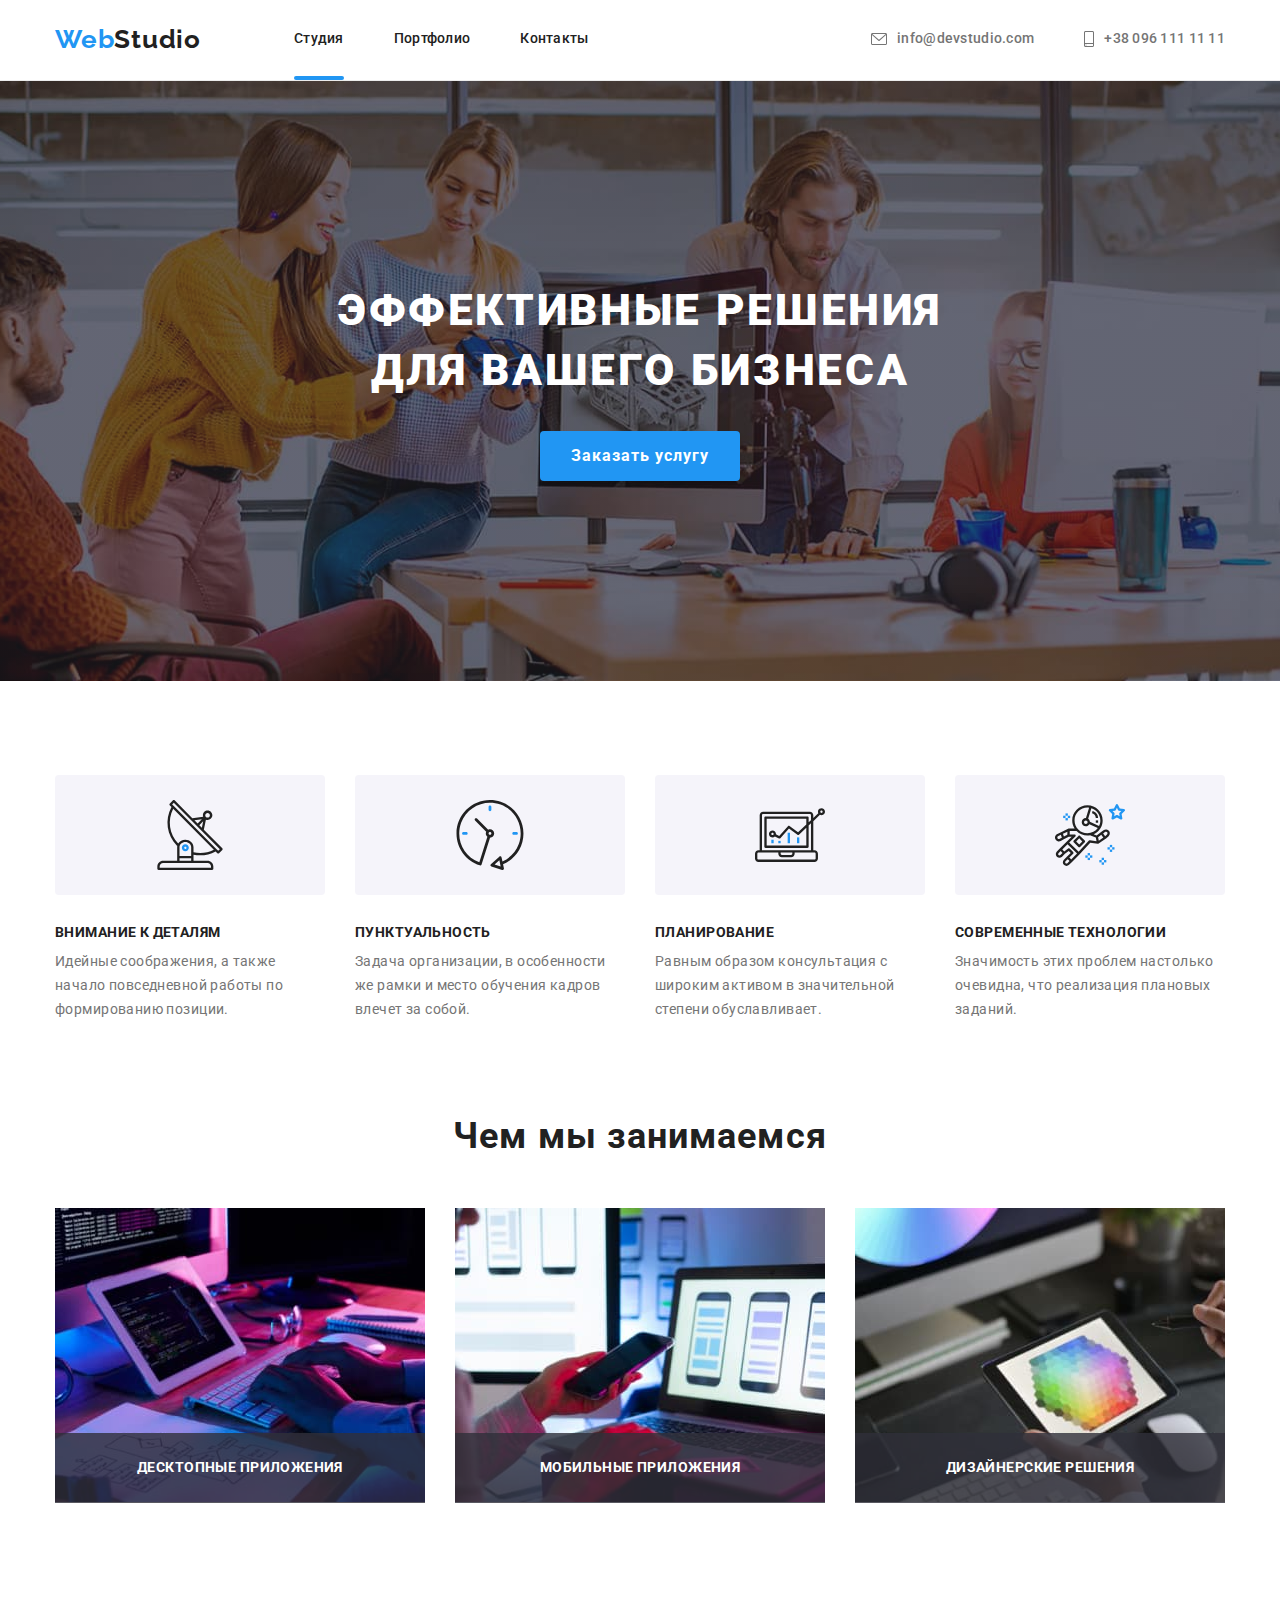
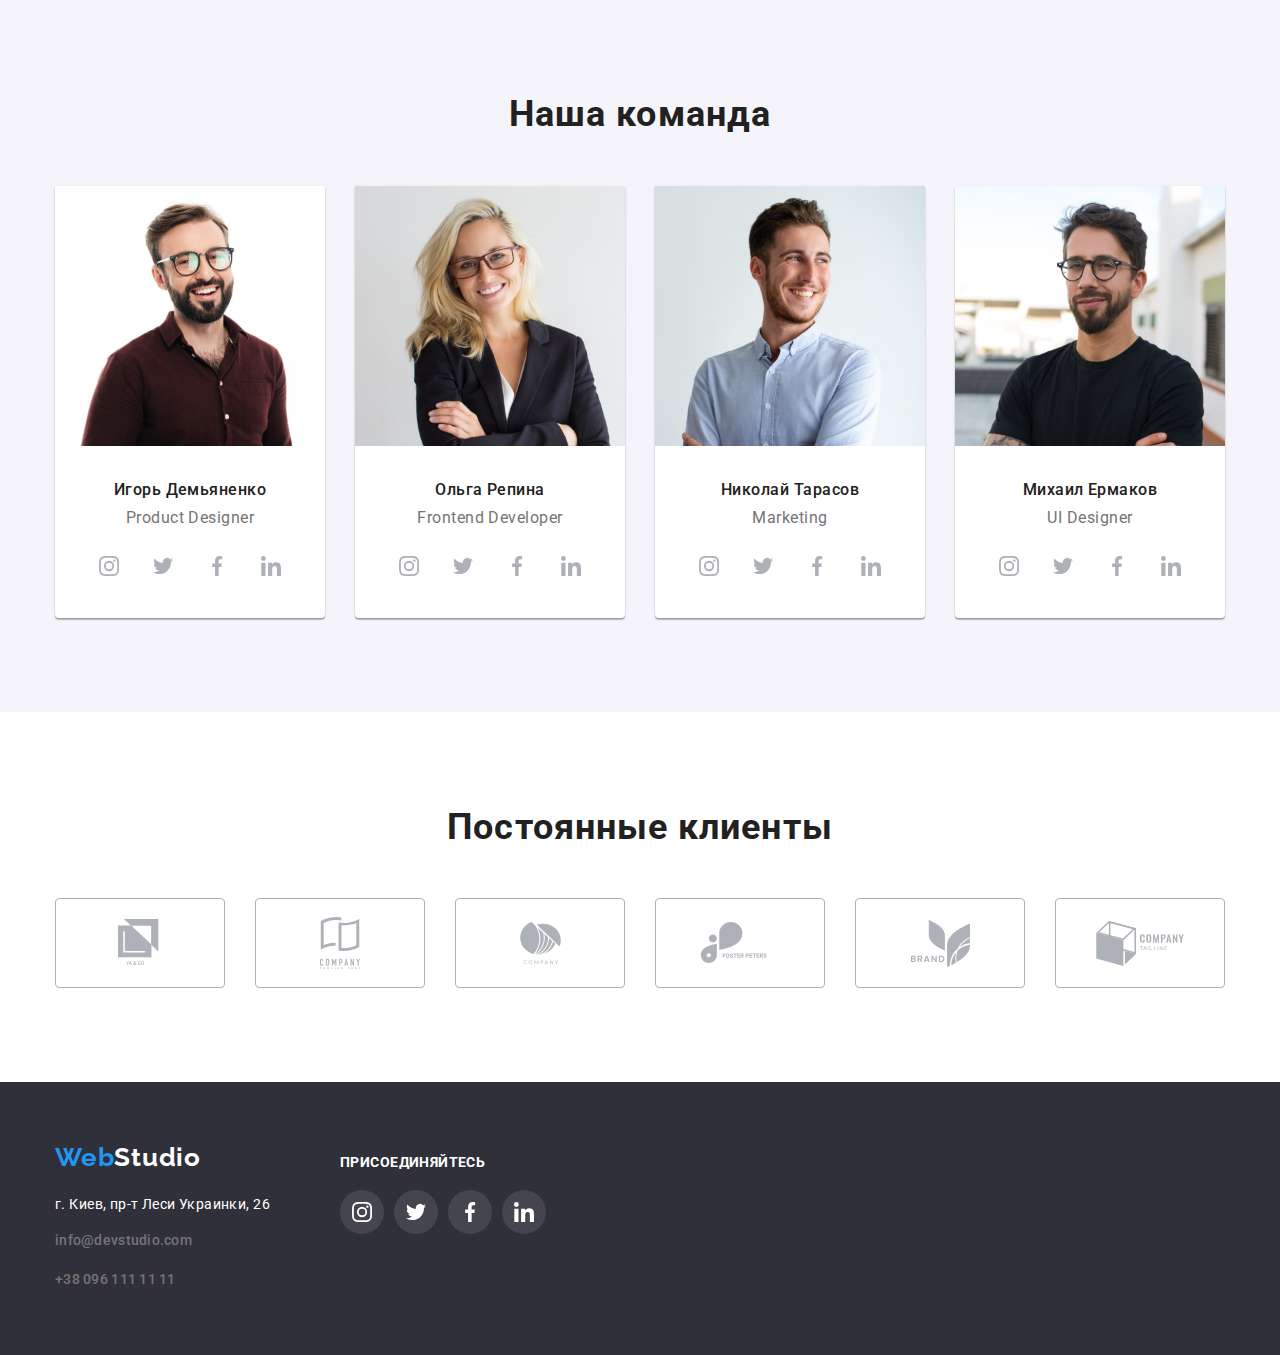
<file: index.html>
<!DOCTYPE html>
<html lang="ru">

<head>
    <meta charset="UTF-8" />
    <meta name="viewport" content="width=device-width, initial-scale=1.0" />
    <title>Web Studio</title>
    <link rel="stylesheet"
        href="https://fonts.googleapis.com/css2?family=Raleway:wght@700&family=Roboto:wght@400;500;700;900&display=swap" />
    <link rel="stylesheet" href="./css/normalize.css" />
    <link rel="stylesheet" href="./css/style.css" />
</head>

<body>
    <header class="page-header">
        <div class="container flexbox">
            <nav class="navigation">
                <a class="link-logo" href="./"><span class="logo">Web</span><span class="logo black">Studio</span></a>
                <ul class="list navigation-list">
                    <li class="nav-list-item">
                        <a class="navigation-links studio-activ-line" href="./">Студия</a>
                    </li>
                    <li class="nav-list-item">
                        <a class="navigation-links" href="./portfolio.html">Портфолио</a>
                    </li>
                    <li class="nav-list-item">
                        <a class="navigation-links" href="#">Контакты</a>
                    </li>
                </ul>
            </nav>

            <ul class="list navigation-list">
                <li class="nav-list-item">
                    <a class="contacts-links fh-icons" href="mailto:info@devstudio.com">
                        <svg class="envelop-icon" width="16" height="12">
                            <use href="./images/icons.svg#envelope"></use>
                        </svg>
                        <span>info@devstudio.com</span>
                    </a>
                </li>
                <li class="nav-list-item phone-icon">
                    <a class="contacts-links fh-icons" href="tel:+380961111111">
                        <svg class="smartphone-icon" width="10" height="16">
                            <use href="./images/icons.svg#smartphone"></use>
                        </svg>
                        <span>+38 096 111 11 11</span>
                    </a>
                </li>
            </ul>
        </div>
    </header>

    <!-- hero -->
    <main>
        <section class="hero">
            <div class="hero-content">
                <h1 class="hero-title">Эффективные решения для вашего бизнеса</h1>
                <a class="hero-link" href="#" data-modal-open>Заказать услугу</a>
            </div>
        </section>

        <section class="features">
            <div class="container flexbox">
                <!-- this title is not displayed -->
                <h2 class="visually-hidden">Особенности</h2>

                <ul class="list features-list">
                    <li class="features-list-point antena-icon">
                        <h3 class="features-list-item zero">Внимание к деталям</h3>
                        <p class="features-text zero">
                            Идейные соображения, а также начало повседневной работы по
                            формированию позиции.
                        </p>
                    </li>
                    <li class="features-list-point clock-icon">
                        <h3 class="features-list-item zero">Пунктуальность</h3>
                        <p class="features-text zero">
                            Задача организации, в особенности же рамки и место обучения
                            кадров влечет за собой.
                        </p>
                    </li>
                    <li class="features-list-point computer-icon">
                        <h3 class="features-list-item zero">Планирование</h3>
                        <p class="features-text zero">
                            Равным образом консультация с широким активом в значительной
                            степени обуславливает.
                        </p>
                    </li>
                    <li class="features-list-point astronaut-icon">
                        <h3 class="features-list-item zero">Современные технологии</h3>
                        <p class="features-text zero">
                            Значимость этих проблем настолько очевидна, что реализация
                            плановых заданий.
                        </p>
                    </li>
                </ul>
            </div>
        </section>

        <section class="what-we-do">
            <div class="container">
                <h2 class="what-we-do-title zero">Чем мы занимаемся</h2>

                <ul class="list what-we-do-list">
                    <li class="what-we-do-list-item">
                        <div class="deco-wwdl-item">
                            <img src="./images/block11.jpg"
                                alt="Моделирование сайтов с использование передовых методологий и техник."
                                width="370" />
                            <p class="what-we-do-item-text">Десктопные приложения</p>
                        </div>
                    </li>
                    <li class="what-we-do-list-item">
                        <div class="deco-wwdl-item">
                            <img src="./images/block12.jpg" alt="Адаптивная вёрстка для Вашего проекта." width="370" />
                            <p class="what-we-do-item-text">Мобильные приложения</p>
                        </div>
                    </li>
                    <li class="what-we-do-list-item">
                        <div class="deco-wwdl-item">
                            <img src="./images/block13.jpg" alt="Подбор оптимальных дизайнерских решений." width="370" />
                            <p class="what-we-do-item-text">Дизайнерские решения</p>
                        </div>
                    </li>
                </ul>
            </div>
        </section>

        <section class="team">
            <div class="container">
                <h2 class="team-title zero">Наша команда</h2>

                <ul class="list team-list">
                    <li class="team-list-item">
                        <img src="./images/block21.jpg" alt="Игорь Демьяненко" width="270" height="260" />
                        <div class="team-text-box">
                            <h3 class="team-person zero">Игорь Демьяненко</h3>
                            <p class="team-person-position zero" lang="en">
                                Product Designer
                            </p>
                            <ul class="social-links-list flexbox">
                                <li class="social-item">
                                    <a class="social-item-link" href="https://www.instagram.com/"><svg
                                            class="social-icon">
                                            <use href="./images/icons.svg#instagram"></use>
                                        </svg>
                                    </a>
                                </li>
                                <li class="social-item">
                                    <a class="social-item-link" href="https://twitter.com/"><svg class="social-icon">
                                            <use href="./images/icons.svg#twitter"></use>
                                        </svg>
                                    </a>
                                </li>
                                <li class="social-item">
                                    <a class="social-item-link" href="https://www.facebook.com/"><svg
                                            class="social-icon">
                                            <use href="./images/icons.svg#facebook"></use>
                                        </svg>
                                    </a>
                                </li>
                                <li class="social-item">
                                    <a class="social-item-link" href="https://www.linkedin.com/"><svg
                                            class="social-icon">
                                            <use href="./images/icons.svg#linkedin"></use>
                                        </svg>
                                    </a>
                                </li>
                            </ul>
                        </div>
                    </li>

                    <li class="team-list-item">
                        <img src="./images/block22.jpg" alt="Адаптивная вёрстка для Вашего проекта." width="270"
                            height="260" />
                        <div class="team-text-box">
                            <h3 class="team-person zero">Ольга Репина</h3>
                            <p class="team-person-position zero" lang="en">
                                Frontend Developer
                            </p>
                            <ul class="social-links-list flexbox">
                                <li class="social-item">
                                    <a class="social-item-link" href="https://www.instagram.com/"><svg
                                            class="social-icon">
                                            <use href="./images/icons.svg#instagram"></use>
                                        </svg>
                                    </a>
                                </li>
                                <li class="social-item">
                                    <a class="social-item-link" href="https://twitter.com/"><svg class="social-icon">
                                            <use href="./images/icons.svg#twitter"></use>
                                        </svg>
                                    </a>
                                </li>
                                <li class="social-item">
                                    <a class="social-item-link" href="https://www.facebook.com/"><svg
                                            class="social-icon">
                                            <use href="./images/icons.svg#facebook"></use>
                                        </svg>
                                    </a>
                                </li>
                                <li class="social-item">
                                    <a class="social-item-link" href="https://www.linkedin.com/"><svg
                                            class="social-icon">
                                            <use href="./images/icons.svg#linkedin"></use>
                                        </svg>
                                    </a>
                                </li>
                            </ul>
                        </div>
                    </li>
                    <li class="team-list-item">
                        <img src="./images/block23.jpg" alt="Подбор оптимальных дизайнерских решений." width="270"
                            height="260" />
                        <div class="team-text-box">
                            <h3 class="team-person zero">Николай Тарасов</h3>
                            <p class="team-person-position zero" lang="en">Marketing</p>
                            <ul class="social-links-list flexbox">
                                <li class="social-item">
                                    <a class="social-item-link" href="https://www.instagram.com/"><svg
                                            class="social-icon">
                                            <use href="./images/icons.svg#instagram"></use>
                                        </svg>
                                    </a>
                                </li>
                                <li class="social-item">
                                    <a class="social-item-link" href="https://twitter.com/"><svg class="social-icon">
                                            <use href="./images/icons.svg#twitter"></use>
                                        </svg>
                                    </a>
                                </li>
                                <li class="social-item">
                                    <a class="social-item-link" href="https://www.facebook.com/"><svg
                                            class="social-icon">
                                            <use href="./images/icons.svg#facebook"></use>
                                        </svg>
                                    </a>
                                </li>
                                <li class="social-item">
                                    <a class="social-item-link" href="https://www.linkedin.com/"><svg
                                            class="social-icon">
                                            <use href="./images/icons.svg#linkedin"></use>
                                        </svg>
                                    </a>
                                </li>
                            </ul>
                        </div>
                    </li>
                    <li class="team-list-item">
                        <img src="./images/block24.jpg" alt="Подбор оптимальных дизайнерских решений." width="270"
                            height="260" />
                        <div class="team-text-box">
                            <h3 class="team-person zero">Михаил Ермаков</h3>
                            <p class="team-person-position zero" lang="en">UI Designer</p>
                            <ul class="social-links-list flexbox">
                                <li class="social-item">
                                    <a class="social-item-link" href="https://www.instagram.com/"><svg
                                            class="social-icon">
                                            <use href="./images/icons.svg#instagram"></use>
                                        </svg>
                                    </a>
                                </li>
                                <li class="social-item">
                                    <a class="social-item-link" href="https://twitter.com/"><svg class="social-icon">
                                            <use href="./images/icons.svg#twitter"></use>
                                        </svg>
                                    </a>
                                </li>
                                <li class="social-item">
                                    <a class="social-item-link" href="https://www.facebook.com/"><svg
                                            class="social-icon">
                                            <use href="./images/icons.svg#facebook"></use>
                                        </svg>
                                    </a>
                                </li>
                                <li class="social-item">
                                    <a class="social-item-link" href="https://www.linkedin.com/"><svg
                                            class="social-icon">
                                            <use href="./images/icons.svg#linkedin"></use>
                                        </svg>
                                    </a>
                                </li>
                            </ul>
                        </div>
                    </li>
                </ul>
            </div>
        </section>

        <section class="our-partners">
            <div class="container">
                <h2 class="partners-title zero">Постоянные клиенты</h2>
                <ul class="partners-list flexbox">
                    <li class="partners-list-item">
                        <a class="partners-link" href="#"><svg class="partner-icon" width="44.27" height="49.23">
                                <use href="./images/icons.svg#logo1"></use>
                            </svg>
                        </a>
                    </li>
                    <li class="partners-list-item">
                        <a class="partners-link" href="#"><svg class="partner-icon" width="40" height="52">
                                <use href="./images/icons.svg#logo2"></use>
                            </svg>
                        </a>
                    </li>
                    <li class="partners-list-item">
                        <a class="partners-link" href="#"><svg class="partner-icon" width="41" height="42.6">
                                <use href="./images/icons.svg#logo3"></use>
                            </svg>
                        </a>
                    </li>
                    <li class="partners-list-item">
                        <a class="partners-link" href="#"><svg class="partner-icon" width="79.66" height="42.02">
                                <use href="./images/icons.svg#logo4"></use>
                            </svg>
                        </a>
                    </li>
                    <li class="partners-list-item">
                        <a class="partners-link" href="#"><svg class="partner-icon" width="59" height="47">
                                <use href="./images/icons.svg#logo5"></use>
                            </svg>
                        </a>
                    </li>
                    <li class="partners-list-item">
                        <a class="partners-link" href="#"><svg class="partner-icon" width="88.48" height="45.44">
                                <use href="./images/icons.svg#logo6"></use>
                            </svg>
                        </a>
                    </li>
                </ul>
            </div>
        </section>
    </main>
<!-- footer -->
    <footer class="footer-block">
        <div class="container flexbox">
            <div class="footer-location">
                <a class="link-logo down-logo" href="./"><span class="logo">Web</span><span
                        class="logo white">Studio</span></a>

                <address class="address flexbox">
                    <span class="location zero">г. Киев, пр-т Леси Украинки, 26</span>
                    <a class="contacts-links footer-links" href="mailto:info@devstudio.com">info@devstudio.com</a>
                    <a class="contacts-links footer-links" href="tel:+380961111111">+38 096 111 11 11</a>
                </address>
            </div>
            <div class="flexbox footer-location">
                <p class="add-to-us">присоединяйтесь</p>
                <ul class="social-links-list sll-footer flexbox">
                    <li class="social-item">
                        <a class="social-item-link social-item-link-footer" href="https://www.instagram.com/"><svg
                                class="social-icon social-icon-footer">
                                <use href="./images/icons.svg#instagram"></use>
                            </svg>
                        </a>
                    </li>
                    <li class="social-item">
                        <a class="social-item-link social-item-link-footer" href="https://twitter.com/"><svg
                                class="social-icon social-icon-footer">
                                <use href="./images/icons.svg#twitter"></use>
                            </svg>
                        </a>
                    </li>
                    <li class="social-item">
                        <a class="social-item-link social-item-link-footer" href="https://www.facebook.com/"><svg
                                class="social-icon social-icon-footer">
                                <use href="./images/icons.svg#facebook"></use>
                            </svg>
                        </a>
                    </li>
                    <li class="social-item">
                        <a class="social-item-link social-item-link-footer" href="https://www.linkedin.com/"><svg
                                class="social-icon social-icon-footer">
                                <use href="./images/icons.svg#linkedin"></use>
                            </svg>
                        </a>
                    </li>
                </ul>
            </div>
        </div>
    </footer>
    <div class="backdrop is-hidden" data-modal>
        <div class="modal dark-bg">
            <div>
                <button class="btn-close" data-modal-close>x</button>
            </div>
        </div>
    </div>

</body>

</html>
</file>
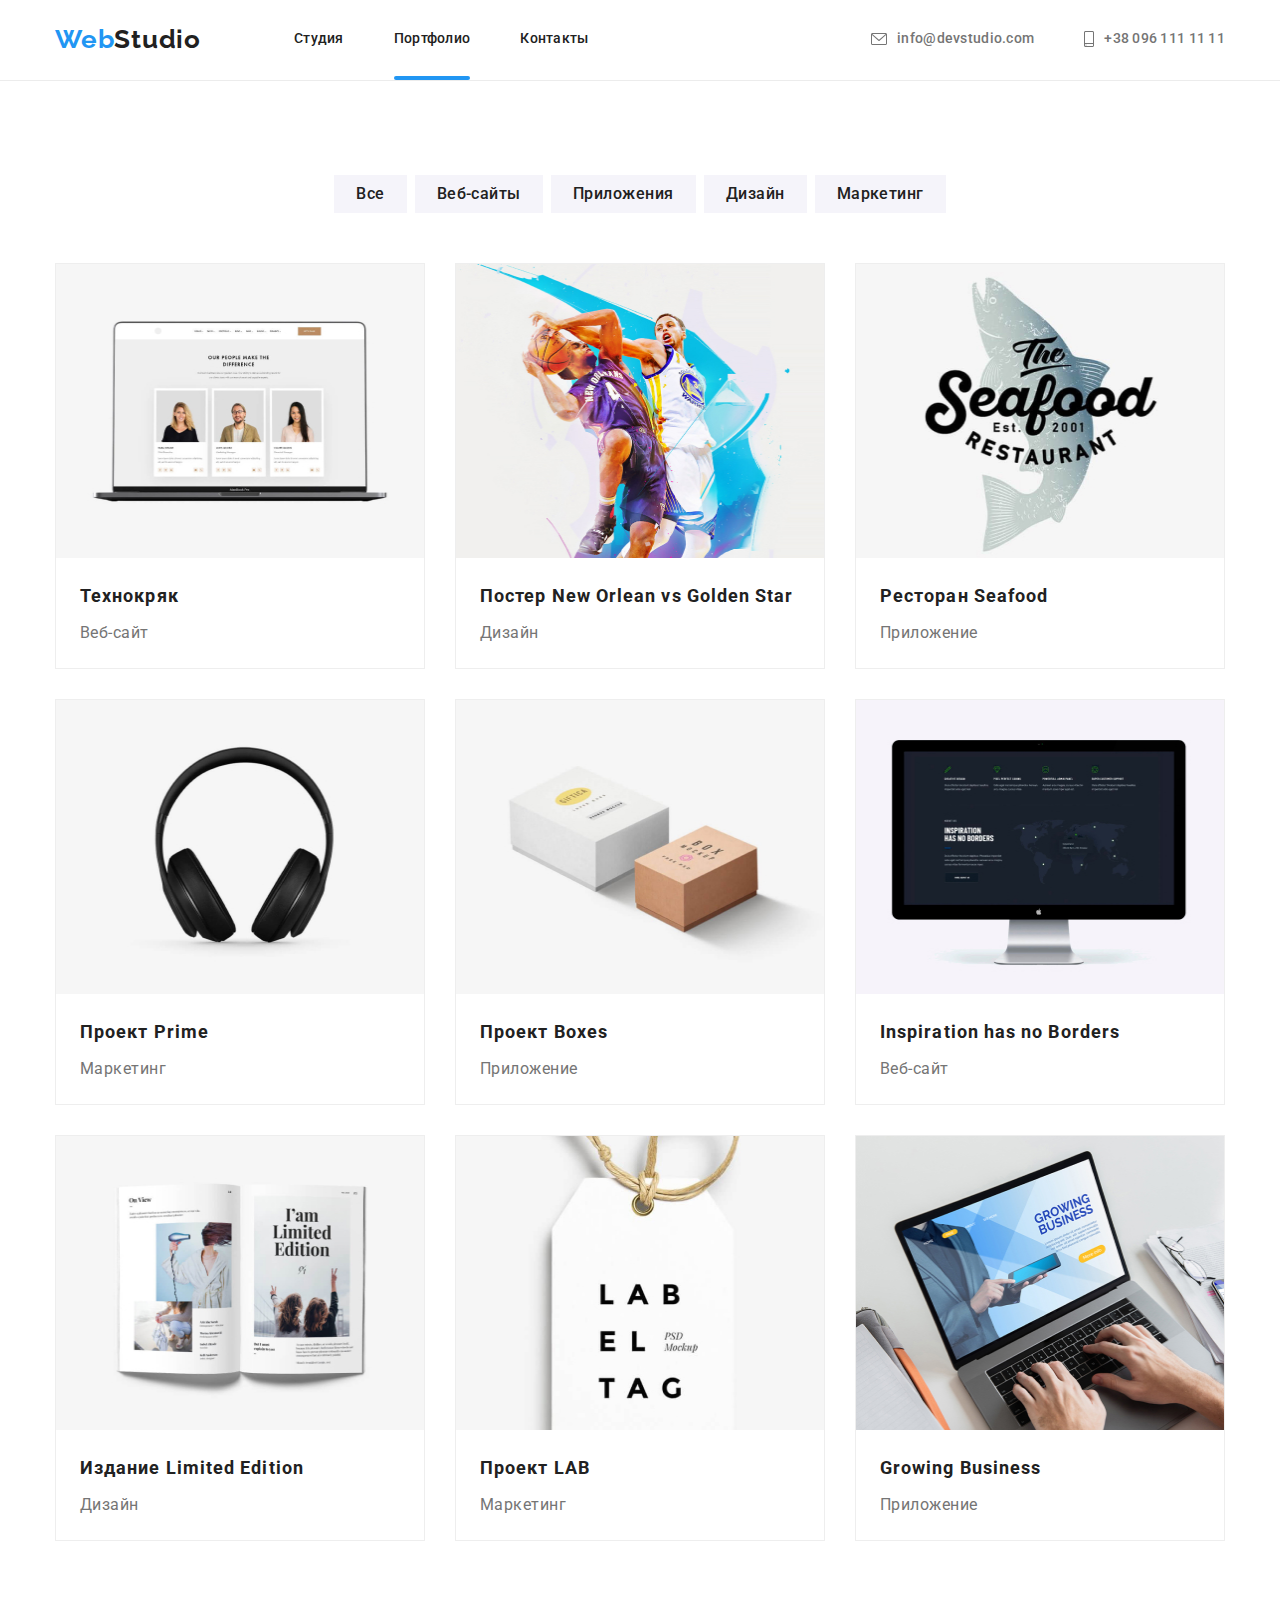
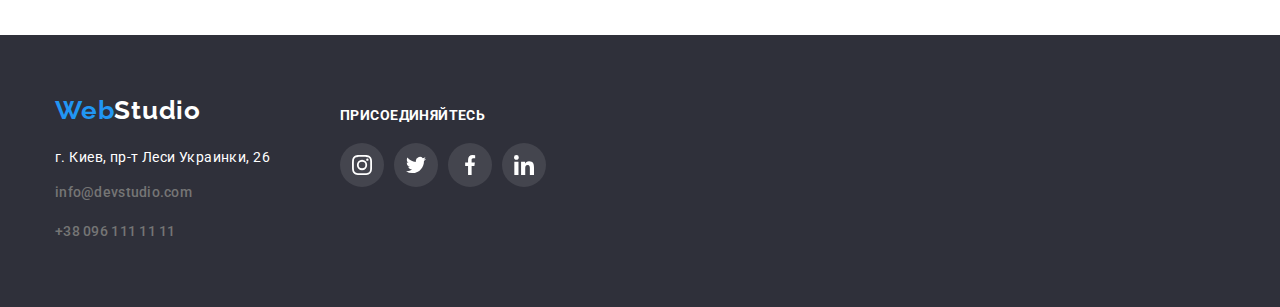
<file: portfolio.html>
<!DOCTYPE html>
<html lang="ru">

<head>
    <meta charset="UTF-8" />
    <meta name="viewport" content="width=device-width, initial-scale=1.0" />
    <title>Web Studio</title>
    <link rel="stylesheet"
        href="https://fonts.googleapis.com/css2?family=Raleway:wght@700&family=Roboto:wght@400;500;700;900&display=swap" />
    <link rel="stylesheet" href="./css/normalize.css" />
    <link rel="stylesheet" href="./css/style.css" />
</head>

<body>
    <header class="page-header">
        <div class="container flexbox">
            <nav class="navigation">
                <a class="link-logo" href="./"><span class="logo">Web</span><span class="logo black">Studio</span></a>
                <ul class="list navigation-list">
                    <li class="nav-list-item">
                        <a class="navigation-links" href="./">Студия</a>
                    </li>
                    <li class="nav-list-item">
                        <a class="navigation-links portfolio-activ-line" href="./portfolio.html">Портфолио</a>
                    </li>
                    <li class="nav-list-item">
                        <a class="navigation-links" href="#">Контакты</a>
                    </li>
                </ul>
            </nav>

            <ul class="list navigation-list">
                <li class="nav-list-item">
                    <a class="contacts-links fh-icons" href="mailto:info@devstudio.com">
                        <svg class="envelop-icon" width="16" height="12">
                            <use href="./images/icons.svg#envelope"></use>
                        </svg><span>info@devstudio.com</span>
                    </a>
                </li>
                <li class="nav-list-item phone-icon">
                    <a class="contacts-links fh-icons" href="tel:+380961111111">
                        <svg class="smartphone-icon" width="10" height="16">
                            <use href="./images/icons.svg#smartphone"></use>
                        </svg><span>+38 096 111 11 11</span>
                    </a>
                </li>
            </ul>
        </div>
    </header>

    <main>
        <section class="masterpiacies">
            <div class="container">
                <!-- this title is not displayed -->
                <h1 class="visually-hidden">Примеры работ</h1>

                <ul class="masterpiacies-buttons flexbox">
                    <li class="buttons-item">
                        <button class="button-mp" type="button">Все</button>
                    </li>
                    <li class="buttons-item">
                        <button class="button-mp" type="button">Веб-сайты</button>
                    </li>
                    <li class="buttons-item">
                        <button class="button-mp" type="button">Приложения</button>
                    </li>
                    <li class="buttons-item">
                        <button class="button-mp" type="button">Дизайн</button>
                    </li>
                    <li class="buttons-item">
                        <button class="button-mp" type="button">Маркетинг</button>
                    </li>
                </ul>

                <ul class="list project-list flexbox">
                    <li class="project-list-item">
                        <a class="masterpiacies-link" href="#">
                            <img class="project-img" src="./images/block31.jpg"
                                alt="ноутбук с открытим в браузере проектом" width="370" height="294" />
                            <div class="mp-text-box">
                                <h2 class="masterpiacies-list-item">Технокряк</h2>
                                <p class="masterpiacies-text">Веб-сайт</p>
                            </div>
                        </a>
                    </li>
                    <li class="project-list-item">
                        <a class="masterpiacies-link" href="#">
                            <img class="project-img" src="./images/block32.jpg" alt="два баскетболиста борються за мяч"
                                width="370" height="294" />
                            <div class="mp-text-box">
                                <h2 class="masterpiacies-list-item">
                                    Постер <span lang="en">New Orlean vs Golden Star</span>
                                </h2>
                                <p class="masterpiacies-text" lang="en">Дизайн</p>
                            </div>
                        </a>
                    </li>
                    <li class="project-list-item">
                        <a class="masterpiacies-link" href="#">
                            <img class="project-img" src="./images/block33.jpg" alt="логотип ресторана на фоте рыбы"
                                width="370" height="294" />
                            <div class="mp-text-box">
                                <h2 class="masterpiacies-list-item">
                                    Ресторан <span lang="en">Seafood</span>
                                </h2>
                                <p class="masterpiacies-text">Приложение</p>
                            </div>
                        </a>
                    </li>
                    <li class="project-list-item">
                        <a class="masterpiacies-link" href="#">
                            <img class="project-img" src="./images/block34.jpg" alt="чёрные наушники на белом фоне"
                                width="370" height="294" />
                            <div class="mp-text-box">
                                <h2 class="masterpiacies-list-item">
                                    Проект <span lang="en">Prime</span>
                                </h2>
                                <p class="masterpiacies-text">Маркетинг</p>
                            </div>
                        </a>
                    </li>
                    <li class="project-list-item">
                        <a class="masterpiacies-link" href="#">
                            <img class="project-img" src="./images/block35.jpg" alt="две коробки на белом фоне"
                                width="370" height="294" />
                            <div class="mp-text-box">
                                <h2 class="masterpiacies-list-item">
                                    Проект <span lang="en">Boxes</span>
                                </h2>
                                <p class="masterpiacies-text" lang="en">Приложение</p>
                            </div>
                        </a>
                    </li>
                    <li class="project-list-item">
                        <a class="masterpiacies-link" href="#">
                            <img class="project-img" src="./images/block36.jpg" alt="монитор с открытым веб-сайтом"
                                width="370" height="294" />
                            <div class="mp-text-box">
                                <h2 class="masterpiacies-list-item" lang="en">
                                    Inspiration has no Borders
                                </h2>
                                <p class="masterpiacies-text">Веб-сайт</p>
                            </div>
                        </a>
                    </li>
                    <li class="project-list-item">
                        <a class="masterpiacies-link" href="#">
                            <img class="project-img" src="./images/block37.jpg"
                                alt="журнал с илюстрациями дизайна" width="370" height="294" />
                            <div class="mp-text-box">
                                <h2 class="masterpiacies-list-item">
                                    Издание <span lang="en">Limited Edition</span>
                                </h2>
                                <p class="masterpiacies-text">Дизайн</p>
                            </div>
                        </a>
                    </li>
                    <li class="project-list-item">
                        <a class="masterpiacies-link" href="#">
                            <img class="project-img" src="./images/block38.jpg" alt="белая бирка с названием проекта"
                                width="370" height="294" />
                            <div class="mp-text-box">
                                <h2 class="masterpiacies-list-item">
                                    Проект <span lang="en">LAB</span>
                                </h2>
                                <p class="masterpiacies-text">Маркетинг</p>
                            </div>
                        </a>
                    </li>
                    <li class="project-list-item">
                        <a class="masterpiacies-link" href="#">
                            <img class="project-img" src="./images/block39.jpg"
                                alt="лептоп с открытым приложением" width="370" height="294" />
                            <div class="mp-text-box">
                                <h2 class="masterpiacies-list-item" lang="en">
                                    Growing Business
                                </h2>
                                <p class="masterpiacies-text">Приложение</p>
                            </div>
                        </a>
                    </li>
                </ul>
            </div>
        </section>
    </main>

    <footer class="footer-block">
        <div class="container flexbox">
            <div class="footer-location">
                <a class="link-logo down-logo" href="./"><span class="logo">Web</span><span
                        class="logo white">Studio</span></a>

                <address class="address flexbox">
                    <span class="location zero">г. Киев, пр-т Леси Украинки, 26</span>
                    <a class="contacts-links footer-links" href="mailto:info@devstudio.com">info@devstudio.com</a>
                    <a class="contacts-links footer-links" href="tel:+380961111111">+38 096 111 11 11</a>
                </address>
            </div>
            <div class="flexbox footer-location">
                <p class="add-to-us">присоединяйтесь</p>
                <ul class="social-links-list sll-footer flexbox">
                    <li class="social-item">
                        <a class="social-item-link social-item-link-footer" href="https://www.instagram.com/"><svg
                                class="social-icon social-icon-footer">
                                <use href="./images/icons.svg#instagram"></use>
                            </svg>
                        </a>
                    </li>
                    <li class="social-item">
                        <a class="social-item-link social-item-link-footer" href="https://twitter.com/"><svg
                                class="social-icon social-icon-footer">
                                <use href="./images/icons.svg#twitter"></use>
                            </svg>
                        </a>
                    </li>
                    <li class="social-item">
                        <a class="social-item-link social-item-link-footer" href="https://www.facebook.com/"><svg
                                class="social-icon social-icon-footer">
                                <use href="./images/icons.svg#facebook"></use>
                            </svg>
                        </a>
                    </li>
                    <li class="social-item">
                        <a class="social-item-link social-item-link-footer" href="https://www.linkedin.com/"><svg
                                class="social-icon social-icon-footer">
                                <use href="./images/icons.svg#linkedin"></use>
                            </svg>
                        </a>
                    </li>
                </ul>
            </div>
        </div>
    </footer>
</body>

</html>
</file>
<file: css/style.css>
:root {
  --primary-text-color: #757575;
  --title-text-color: #212121;
  --back-color-and-hero: #ffffff;
  --button-color: #f5f4fa;
  --background-hero-color: #2f303a;
  --hover-focus-color: #2196f3;
}

html {
  box-sizing: border-box;
}

*,
*::after,
*::before {
  box-sizing: inherit;
}

.container {
  width: 1200px;
  padding-left: 15px;
  padding-right: 15px;
  margin-left: auto;
  margin-right: auto;
}

.flexbox {
  display: flex;
}

body {
  font-family: Roboto, sans-serif;
  background-color: var(--back-color-and-hero);
}

/* стили логотипа */

.page-header {
  padding-top: 24px;
  padding-bottom: 25px;
  border-bottom: 1px solid #ececec;
}

.navigation {
  display: flex;
  justify-content: start;
  margin-right: auto;
}

.logo {
  font-family: Raleway, sans-serif;
  font-style: normal;
  font-weight: 700;
  font-size: 26px;
  line-height: 1.19;
  color: var(--hover-focus-color);
  letter-spacing: 0.03em;
}

.link-logo {
  display: inline-block;
  margin-right: 93px;
  text-decoration: none;
}

.black {
  color: var(--title-text-color);
  white-space: normal;
}

.white {
  color: var(--back-color-and-hero);
  white-space: normal;
}

.navigation-list {
  display: flex;
  align-items: center;
}

.nav-list-item {
  display: flex;
  position: relative;
  align-items: center;
}

.nav-list-item:not(:last-child) {
  margin-right: 50px;
}

.fh-icons {
  display: flex;
  align-items: center;
}

.envelop-icon,
.smartphone-icon {
  margin: 0 10px 0 0;
  fill: var(--primary-text-color);
}

.navigation-links,
.contacts-links {
  padding-top: 7px;
  padding-bottom: 7px;
  text-decoration: none;
  font-style: normal;
  font-weight: 500;
  font-size: 14px;
  line-height: 1.14;
  letter-spacing: 0.02em;
}

.studio-activ-line::after,
.portfolio-activ-line::after {
  content: "";
  position: absolute;
  bottom: -26px;
  display: block;
  width: 100%;
  height: 4px;
  background: var(--hover-focus-color);
  border-radius: 2px;
}

.list,
.masterpiacies-buttons {
  margin: 0;
  padding: 0;
  list-style-type: none;
}

.masterpiacies-link {
  text-decoration: none;
}

.project-img {
  display: block;
  width: 100%;
  object-fit: fill;
}

.navigation-links {
  color: var(--title-text-color);
}

.navigation-links:hover,
.navigation-links:focus,
.contacts-links:hover,
.contacts-links:focus {
  color: var(--hover-focus-color);
}

.contacts-links:hover .envelop-icon,
.contacts-links:focus .envelop-icon,
.contacts-links:hover .smartphone-icon,
.contacts-links:focus .smartphone-icon {
  fill: var(--hover-focus-color);
}

.contacts-links {
  color: var(--primary-text-color);
}

/* hero */

.hero {
  background-color: #c4c4c4;
  background: linear-gradient(
      to right,
      rgba(47, 48, 58, 0.4),
      rgba(47, 48, 58, 0.4)
    ),
    url(../images/hero-img.jpg);
  background-repeat: no-repeat;
  background-position: center;
  background-size: cover;
  max-width: 1600px;
  margin-right: auto;
  margin-left: auto;
}

.hero-title {
  margin-top: 0;
  margin-bottom: 30px;
  font-weight: 900;
  font-size: 44px;
  line-height: 1.36;
  text-align: center;
  letter-spacing: 0.06em;
  text-transform: uppercase;
  color: var(--back-color-and-hero);
}

.hero-content {
  width: 696px;
  margin-left: auto;
  margin-right: auto;
  padding-top: 200px;
  padding-bottom: 200px;
}

.hero-link {
  display: block;
  width: 200px;
  padding: 10px;
  margin: 0 auto;
  text-align: center;
  text-decoration: none;
  font-weight: 700;
  font-size: 16px;
  line-height: 1.87;
  letter-spacing: 0.06em;
  color: var(--back-color-and-hero);
  background: var(--hover-focus-color);
  box-shadow: 0px 4px 4px rgba(0, 0, 0, 0.15);
  border-radius: 4px;
  border: none;
}

.what-we-do-title,
.team-title {
  font-weight: 700;
  font-size: 36px;
  line-height: 1.16;
  text-align: center;
  letter-spacing: 0.03em;
  color: var(--title-text-color);
}

.visually-hidden {
  position: absolute;
  width: 1px;
  height: 1px;
  margin: -1px;
  border: 0;
  padding: 0;
  clip: rect(0 0 0 0);
  overflow: hidden;
}

.zero {
  display: block;
  margin: 0;
  padding: 0;
}

.features {
  padding-top: 94px;
  padding-bottom: 94px;
}

.features-list,
.what-we-do-list,
.team-list,
.project-list {
  display: flex;
  flex-wrap: wrap;
}

.deco-wwdl-item {
  position: relative;
  display: block;
}

.what-we-do-item-text {
  position: absolute;
  display: inline-flex;
  justify-content: center;
  align-items: center;
  width: 100%;
  height: 70px;
  bottom: 1%;
  left: 0;
  margin: 0;
  background: rgba(47, 48, 58, 0.8);
  font-style: normal;
  font-weight: bold;
  font-size: 14px;
  line-height: 1.14;
  letter-spacing: 0.03em;
  text-transform: uppercase;
  color: var(--back-color-and-hero);
}

.features-list-point::before {
  display: block;
  content: "";
  background-size: 70px;
  background-repeat: no-repeat;
  background-position: center;
  height: 120px;
  background-color: var(--button-color);
  border-radius: 4px;
}

.antena-icon::before {
  background-image: url(../images/antenna.svg);
}

.clock-icon::before {
  background-image: url(../images/clock.svg);
}

.computer-icon::before {
  background-image: url(../images/diagram.svg);
}

.astronaut-icon::before {
  background-image: url(../images/astronaut.svg);
}

.features-list-point,
.team-list-item {
  flex-basis: calc((100% - 3 * 30px) / 4);
}

.features-list-point:not(:last-child),
.what-we-do-list-item:not(:last-child),
.team-list-item:not(:last-child) {
  margin-right: 30px;
}

.features-list-item {
  padding-top: 30px;
  margin-bottom: 10px;
  font-weight: 700;
  font-size: 14px;
  line-height: 1.14;
  letter-spacing: 0.03em;
  text-transform: uppercase;
  color: var(--title-text-color);
}

.features-text {
  font-weight: 400;
  line-height: 1.71;
  letter-spacing: 0.03em;
  font-size: 14px;
  color: var(--primary-text-color);
}

.what-we-do {
  padding-bottom: 94px;
}

.what-we-do-title {
  margin-bottom: 50px;
}

.team-title {
  margin-bottom: 50px;
}

.what-we-do-list-item {
  flex-basis: calc((100% - 3 * 30px) / 3);
}

/* команда */

.team {
  padding-bottom: 94px;
  padding-top: 94px;
  background-color: var(--button-color);
}

.team-list-item {
  background-color: var(--back-color-and-hero);
  box-shadow: 0px 1px 3px rgba(0, 0, 0, 0.12), 0px 1px 1px rgba(0, 0, 0, 0.14),
    0px 2px 1px rgba(0, 0, 0, 0.2);
  border-radius: 0px 0px 4px 4px;
}

.team-person {
  margin-bottom: 10px;
  font-weight: 500;
  font-size: 16px;
  line-height: 1.18;
  text-align: center;
  letter-spacing: 0.03em;
  color: var(--title-text-color);
}

.team-person-position {
  font-weight: 400;
  font-size: 16px;
  line-height: 1.18;
  text-align: center;
  letter-spacing: 0.03em;
  color: var(--primary-text-color);
}

.social-links-list {
  list-style-type: none;
  justify-content: center;
  margin-top: 16px;
  padding: 0;
}

.social-item:not(:last-child) {
  margin-right: 10px;
}

.social-item-link {
  display: flex;
  justify-content: center;
  align-items: center;
  width: 44px;
  height: 44px;
  background-color: var(--back-color-and-hero);
  border-radius: 50%;
}

.social-item-link:hover,
.social-item-link:focus {
  background-color: var(--hover-focus-color);
}

.social-item-link:hover .social-icon {
  fill: var(--back-color-and-hero);
}

.social-icon {
  fill: #afb1b8;
  width: 20px;
  height: 20px;
}

.team-text-box {
  padding: 30px 0;
}

/* компании */

.our-partners {
  padding-top: 94px;
  padding-bottom: 94px;
}

.partners-title {
  margin-bottom: 50px;
  font-style: normal;
  font-weight: bold;
  font-size: 36px;
  line-height: 42px;
  text-align: center;
  letter-spacing: 0.03em;
  color: var(--title-text-color);
}

.partners-list {
  justify-content: center;
  margin: 0;
  padding: 0;
  list-style-type: none;
}

.partners-list-item {
  display: block;
}

.partners-list-item:not(:last-child) {
  margin-right: 30px;
}

.partner-icon {
  margin: 0 auto;
  fill: #afb1b8;
}

.partners-link {
  display: flex;
  align-items: center;
  width: 170px;
  height: 90px;
  border: 1px solid #afb1b8;
  border-radius: 4px;
}

.partners-link:hover {
  border: 1px solid var(--hover-focus-color);
  border-radius: 4px;
}

.partners-link:hover .partner-icon,
.partners-link:focus .partner-icon {
  fill: var(--hover-focus-color);
}

/* футер */

.footer-block {
  padding-top: 60px;
  padding-bottom: 60px;
  background-color: var(--background-hero-color);
}

.footer-location {
  flex-direction: column;
  align-items: flex-start;
}

.footer-location:first-child {
  margin-right: 70px;
}

.address {
  align-items: flex-start;
  flex-direction: column;
}

.location {
  margin-top: 0;
  margin-bottom: 9px;
  font-style: normal;
  font-weight: 400;
  font-size: 14px;
  line-height: 1.7;
  letter-spacing: 0.03em;
  color: var(--back-color-and-hero);
}

.down-logo {
  margin-bottom: 20px;
  margin-right: 0;
}

.footer-links:not(:last-child) {
  margin-bottom: 9px;
}

/* модальное окно */

.backdrop {
  position: fixed;
  width: 100%;
  height: 100%;
  left: 0;
  top: 0;
  background-color: rgba(0, 0, 0, 0.2);
  transition: 300ms linear 0.3s;
}

.backdrop.is-hidden {
  opacity: 0;
  visibility: hidden;
  pointer-events: none;
  transition: 300ms linear 0.7s;
}

.is-hidden .modal {
  top: -100%;
  transform: translateX(-50%) scale(0.1);
}

.modal {
  position: absolute;
  display: block;
  left: 50%;
  top: 50%;
  transform: translate(-50%, -50%);
  width: 528px;
  height: 581px;
  padding: 40px;
  background-color: var(--back-color-and-hero);
  box-shadow: 0px 1px 3px rgba(0, 0, 0, 0.12), 0px 1px 1px rgba(0, 0, 0, 0.14),
    0px 2px 1px rgba(0, 0, 0, 0.2);
  border-radius: 4px;
}

.dark-bg {
}

.btn-close {
  position: absolute;
  top: 8px;
  right: 8px;
  border-radius: 50%;
  background-color: var(--back-color-and-hero);
  border: 1px solid rgba(0, 0, 0, 0.1);
  cursor: pointer;
}

/* .add-to-us {
} */

.add-to-us {
  margin: 12px 0 0 0;
  font-style: normal;
  font-weight: bold;
  font-size: 14px;
  line-height: 16px;
  letter-spacing: 0.03em;
  text-transform: uppercase;
  color: var(--back-color-and-hero);
}

.sll-footer {
  margin-top: 20px;
}

.social-item-link-footer {
  background-color: rgba(255, 255, 255, 0.1);
}

.social-icon-footer {
  fill: var(--back-color-and-hero);
}

/* portfolio chapter*/
/* кнопки */
.masterpiacies {
  padding: 94px 0;
}

.masterpiacies-buttons button {
  padding: 6px 22px;
  font-style: normal;
  font-weight: 500;
  font-size: 16px;
  line-height: 1.62;
  text-align: center;
  letter-spacing: 0.03em;
  border: none;
  color: var(--title-text-color);
  background: var(--button-color);
}

.masterpiacies-buttons {
  justify-content: center;
  flex-wrap: wrap;
}

.buttons-item:not(:last-child) {
  margin-right: 8px;
}

.button-mp:hover,
.button-mp:focus {
  border: none;
  color: var(--back-color-and-hero);
  background: var(--hover-focus-color);
  box-shadow: 0px 3px 1px rgba(0, 0, 0, 0.1), 0px 1px 2px rgba(0, 0, 0, 0.08),
    0px 2px 2px rgba(0, 0, 0, 0.12);
  border-radius: 4px;
  cursor: pointer;
}

.project-list {
  flex-wrap: wrap;
  margin-top: 50px;
}

.project-list-item:nth-child(3n) {
  margin-right: 0;
}

.project-list-item:nth-child(n + 7) {
  margin-bottom: 0;
}

.project-list-item {
  margin-bottom: 30px;
  margin-right: 30px;
  width: calc((100% - 2 * 30px) / 3);
  background: var(--back-color-and-hero);
  border: 1px solid #eeeeee;
}

.project-list-item:hover,
.project-list-item:focus {
  box-shadow: 0px 1px 1px rgba(0, 0, 0, 0.12), 0px 4px 4px rgba(0, 0, 0, 0.06),
    1px 4px 6px rgba(0, 0, 0, 0.16);
}

.masterpiacies-list-item {
  margin: 0 0 4px 0;
  font-weight: 700;
  font-size: 18px;
  line-height: 2;
  letter-spacing: 0.06em;
  text-align: left;
  color: var(--title-text-color);
}
.masterpiacies-text {
  margin: 0;
  font-weight: 400;
  font-size: 16px;
  line-height: 1.87;
  letter-spacing: 0.03em;
  text-align: left;
  color: var(--primary-text-color);
}

.mp-text-box {
  padding: 20px 24px;
}
</file>
